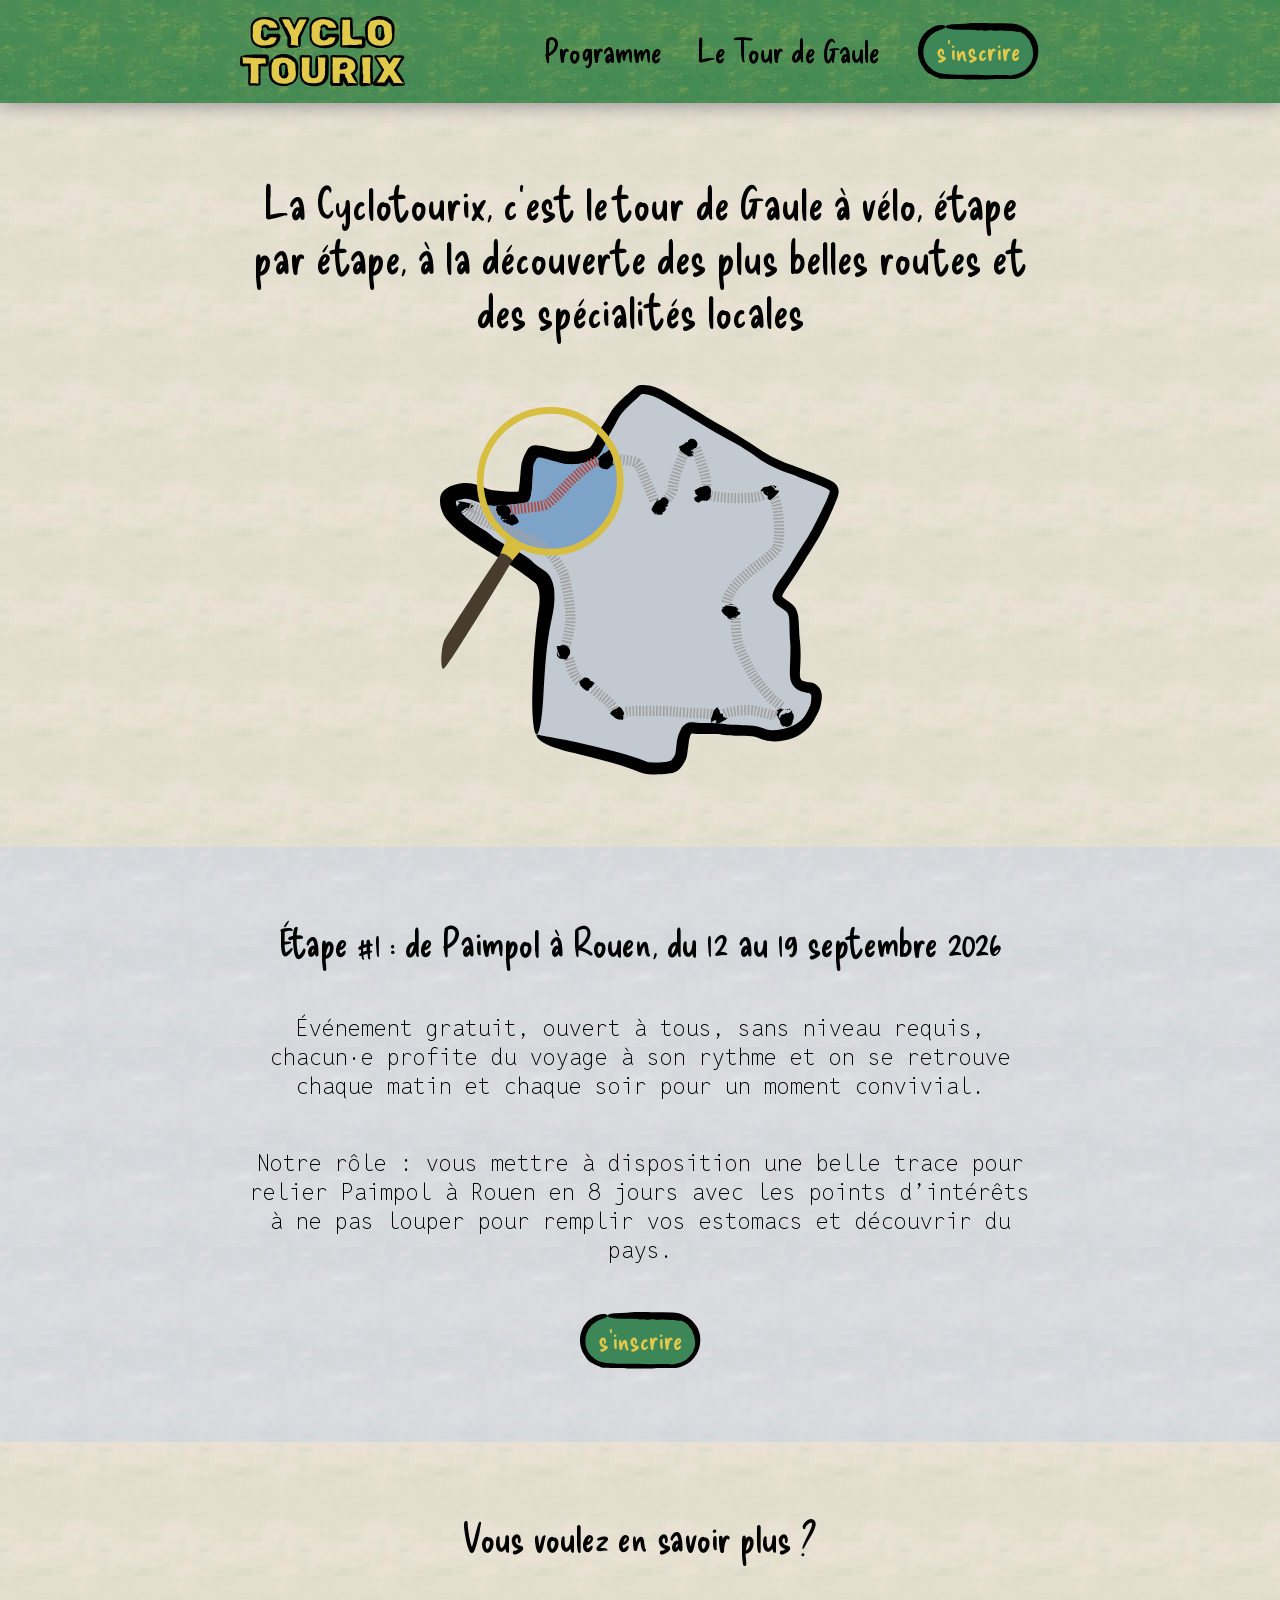
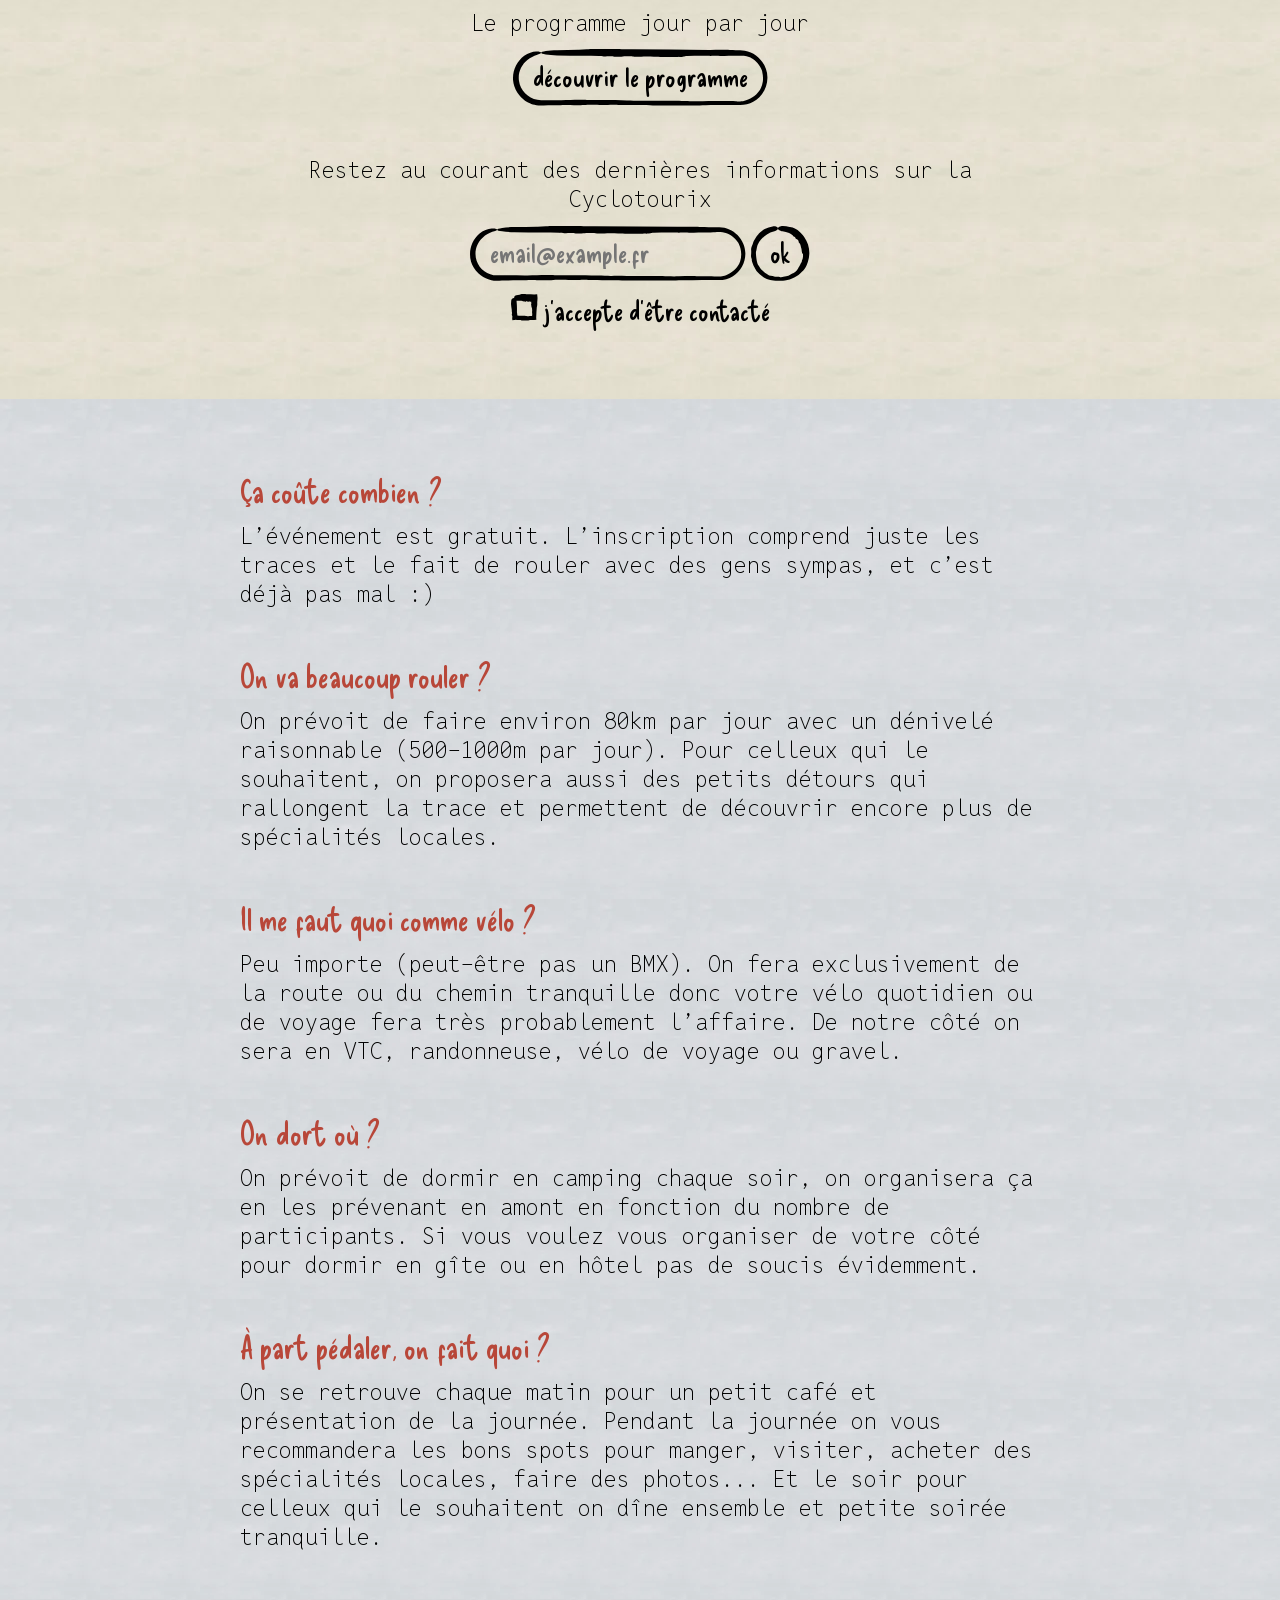
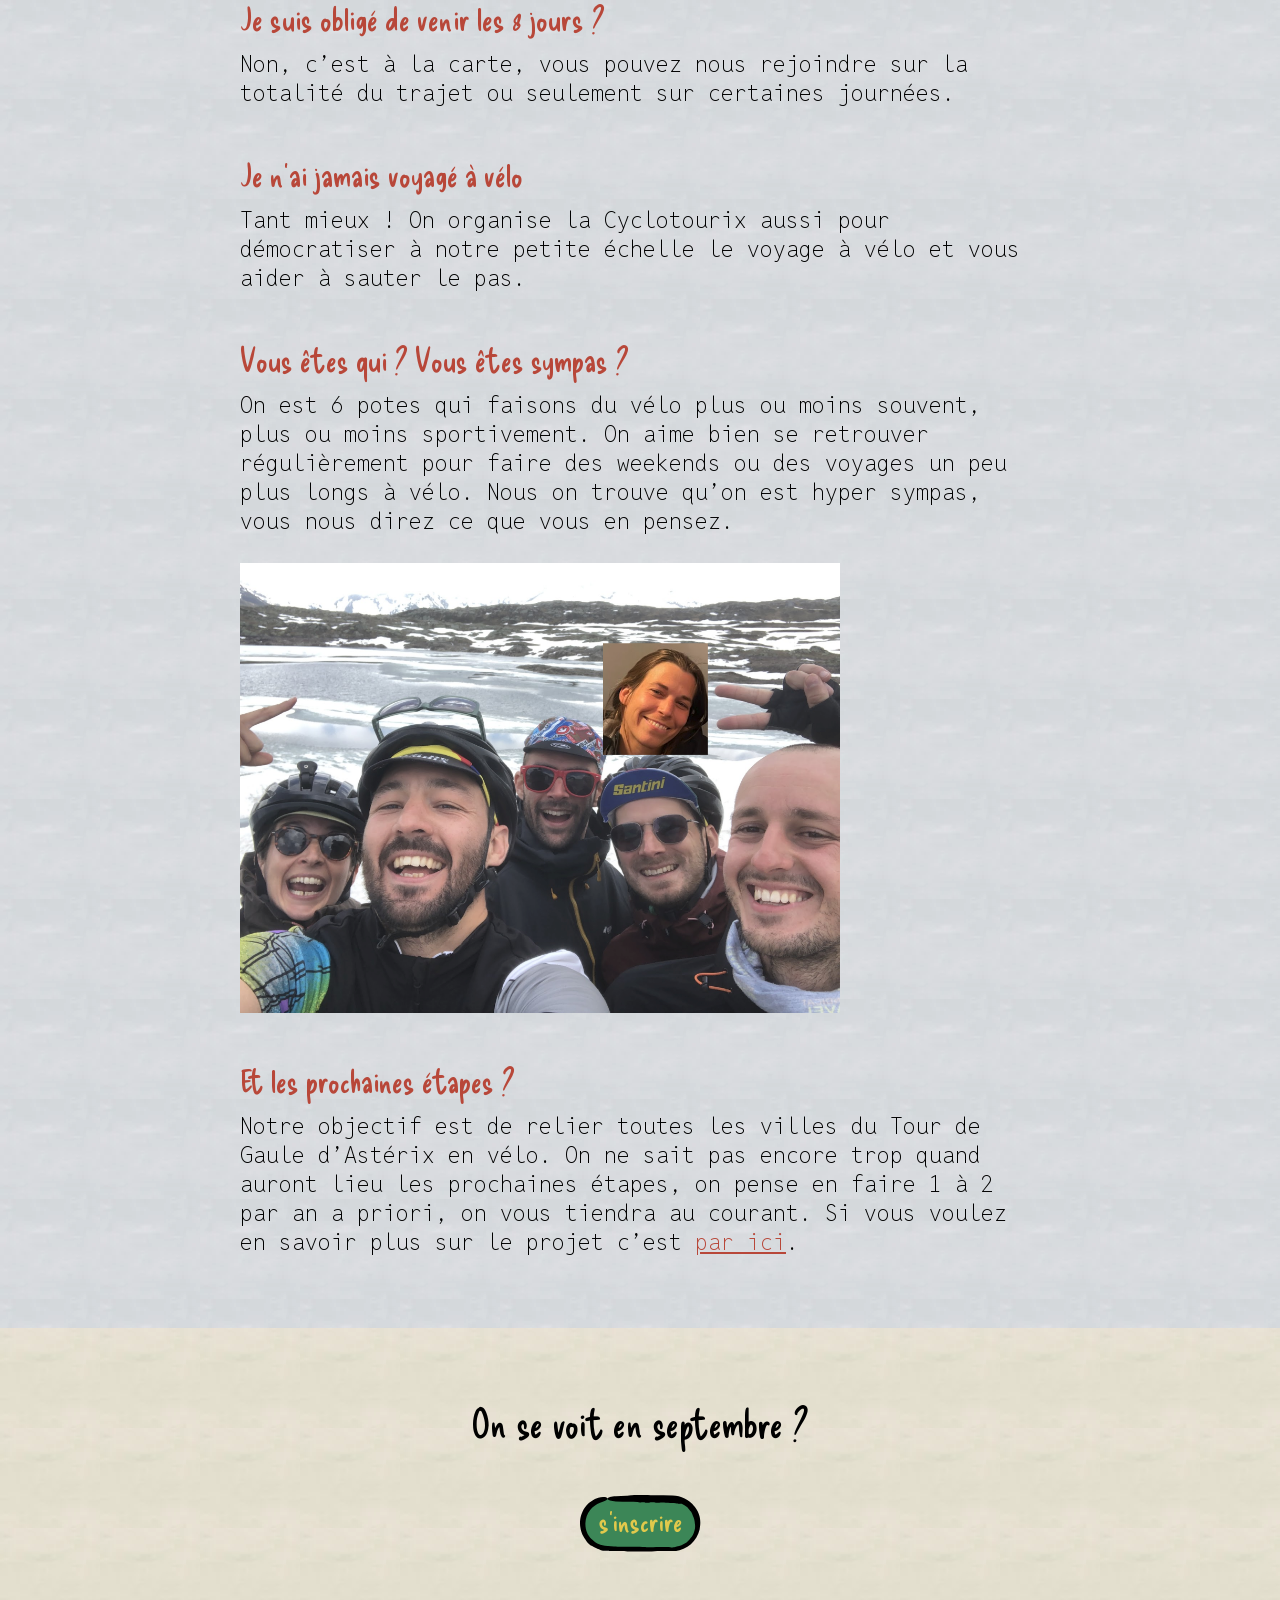
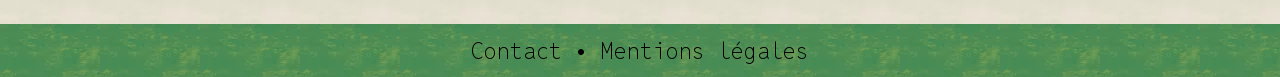
<file: index.html>
<!DOCTYPE html>
<html lang="fr">
<head>
  <meta charset="UTF-8">
  <meta name="viewport" content="width=device-width, initial-scale=1.0">
  <title>Cyclotourix</title>
  <link rel="icon" href="assets/favicon.png" type="image/png">
  <link rel="stylesheet" href="css/style.css">
  <link rel="preload" as="font" type="font/woff2" href="assets/fonts/delicious-handrawn-latin.woff2" crossorigin>
  <link rel="preload" as="font" type="font/woff2" href="assets/fonts/delicious-handrawn-latin-ext.woff2" crossorigin>
  <link rel="preload" as="font" type="font/woff2" href="assets/fonts/reddit-mono-latin.woff2" crossorigin>
  <link rel="preload" as="font" type="font/woff2" href="assets/fonts/reddit-mono-latin-ext.woff2" crossorigin>
  <!-- Google tag (gtag.js) -->
  <script async src="https://www.googletagmanager.com/gtag/js?id=G-K0KMY1E4QB"></script>
  <script>
    window.dataLayer = window.dataLayer || [];
    function gtag(){dataLayer.push(arguments);}
    gtag('js', new Date());
    gtag('config', 'G-K0KMY1E4QB');
  </script>
</head>

<body>

<header class="header">
  <div>
    <a id="logo" href="/">
      <img src="assets/logo.svg">
    </a>
    <img id="burger" src="assets/burger.svg">
    <nav class="menu" id="menu">
      <div class="close" id="close"><img src="assets/close.svg"></div>
      <h3 id="accueil"><a href="/">Accueil</a></h2>
      <h3><a href="program.html">Programme</a></h2>
      <h3><a href="tour_de_gaule.html">Le Tour de Gaule</a></h2>
      <h3 id="contact"><a href="contact.html">Contact</a></h2>
      <button class="cta"><a href="contact.html">s’inscrire</a></button>
    </nav>
  </div>
</header>

<section class="hp_hero">
  <h1>
    La Cyclotourix, c’est le tour de Gaule à vélo, étape par étape, à la découverte des plus belles routes et des spécialités locales
  </h1>
  <img src="assets/map.svg" style="width: 100%; max-width: 400px;">
</section>

<section class="hp_etape1">
  <h2>Étape #1&nbsp;:&nbsp;de Paimpol à Rouen, du 12 au 19 septembre 2026</h2>
  <p>Événement gratuit, ouvert à tous, sans niveau requis, chacun·e profite du voyage à son rythme et on se retrouve chaque matin et chaque soir pour un moment convivial.</p>
  <p>Notre rôle&nbsp;:&nbsp;vous mettre à disposition une belle trace pour relier Paimpol à Rouen en 8 jours avec les points d’intérêts à ne pas louper pour remplir vos estomacs et découvrir du pays.</p>
  <button class="cta"><a href="contact.html">s’inscrire</a></button>
</section>

<section class="hp_ensavoirplus">
  <h2>Vous voulez en savoir plus&nbsp;?</h2>
  <div>
    <p>Le programme jour par jour</p>
    <button class="secondary program_discover"><a href="program.html">découvrir le programme</a></button>
  </div>
  <div>
    <p>Restez au courant des dernières informations sur la Cyclotourix</p>
    <form id="form" action="https://formspree.io/f/xwvargnq" method="POST">
      <div>
        <div>
          <input type="email" name="email" class="email" placeholder="email@example.fr" required>
          <button class="secondary ok" type="submit">ok</button>
        </div>
        <label class="consent">
          <input type="checkbox" name="consent" required>
          <img class="checkbox-0" src="assets/checkbox-0.svg">
          <img class="checkbox-1" src="assets/checkbox-1.svg">
          j'accepte d'être contacté
        </label>
      </div>
    </form>
    <p id="thanks" style="display:none;">Bien reçu, merci 👍</p>
  </div>
</section>

<section class="hp_faq">
  <div>
    <h3>Ça coûte combien&nbsp;?</h3>
    <p>L’événement est gratuit. L’inscription comprend juste les traces et le fait de rouler avec des gens sympas, et c’est déjà pas mal :)</p>
  </div>
  <div>
    <h3>On va beaucoup rouler&nbsp;?</h3>
    <p>On prévoit de faire environ 80km par jour avec un dénivelé raisonnable (500-1000m par jour). Pour celleux qui le souhaitent, on proposera aussi des petits détours qui rallongent la  trace et permettent de découvrir encore plus de spécialités locales.</p>
  </div>
  <div>
    <h3>Il me faut quoi comme vélo&nbsp;?</h3>
    <p>Peu importe (peut-être pas un BMX). On fera exclusivement de la route ou du chemin tranquille donc votre vélo quotidien ou de voyage fera très probablement l’affaire. De notre côté on sera en VTC, randonneuse, vélo de voyage ou gravel.</p>
  </div>
  <div>
    <h3>On dort où&nbsp;?</h3>
    <p>On prévoit de dormir en camping chaque soir, on organisera ça en les prévenant en amont en fonction du nombre de participants. Si vous voulez vous organiser de votre côté pour dormir en gîte ou en hôtel pas de soucis évidemment.</p>
  </div>  
  <div>
    <h3>À part pédaler, on fait quoi&nbsp;?</h3>
    <p>On se retrouve chaque matin pour un petit café et présentation de la journée. Pendant la journée on vous recommandera les bons spots pour manger, visiter, acheter des spécialités locales, faire des photos... Et le soir pour celleux qui le souhaitent on dîne ensemble et petite soirée tranquille.</p>
  </div>  
  <div>
    <h3>Je suis obligé de venir les 8 jours&nbsp;?</h3>
    <p>Non, c’est à la carte, vous pouvez nous rejoindre sur la totalité du trajet ou seulement sur certaines journées.</p>
  </div>  
  <div>
    <h3>Je n’ai jamais voyagé à vélo</h3>
    <p>Tant mieux ! On organise la Cyclotourix aussi pour démocratiser à notre petite échelle le voyage à vélo et vous aider à sauter le pas.</p>
  </div>  
  <div>
    <h3>Vous êtes qui&nbsp;? Vous êtes sympas&nbsp;?</h3>
    <p>On est 6 potes qui faisons du vélo plus ou moins souvent, plus ou moins sportivement. On aime bien se retrouver régulièrement pour faire des weekends ou des voyages un peu plus longs à vélo. Nous on trouve qu’on est hyper sympas, vous nous direz ce que vous en pensez.</p>
    <img src="assets/photo_groupe.png" style="width: 100%; max-width: 600px; margin-top:16px;">
  </div>
  <div>
    <h3>Et les prochaines étapes&nbsp;?</h3>
    <p>Notre objectif est de relier toutes les villes du Tour de Gaule d’Astérix en vélo. On ne sait pas encore trop quand auront lieu les prochaines étapes, on pense en faire 1 à 2 par an a priori, on vous tiendra au courant. Si vous voulez en savoir plus sur le projet c’est <a href="tour_de_gaule.html">par ici</a>.</p>
  </div>  
</section>

<section class="hp_inscription">
  <h2>On se voit en septembre&nbsp;?</h2>
  <button class="cta"><a href="contact.html">s’inscrire</a></button>
</section>

<footer class="footer">
  <p><a href="contact.html">Contact</a> • <a href="#">Mentions légales</a></p>
</footer>

<script>
  const burger = document.getElementById("burger");
  const menu = document.getElementById("menu");
  const close = document.getElementById("close");

  burger.addEventListener("click", () => {
    menu.classList.add("active");
  });

  close.addEventListener("click", () => {
    menu.classList.remove("active");
  });

  document.querySelectorAll(".menu a").forEach(link => {
    link.addEventListener("click", () => {
      menu.classList.remove("active");
    });
  });

  document.getElementById("form").addEventListener("submit", async (e) => {
  e.preventDefault();

  const formData = new FormData(e.target);

  await fetch("https://formspree.io/f/xwvargnq", {
    method: "POST",
    body: formData,
    headers: {
      "Accept": "application/json"
    }
  });

  // afficher le message
  document.getElementById("thanks").style.display = "block";

  // optionnel : vider le champ
  e.target.reset();
});
</script>

</body>
</html>
</file>
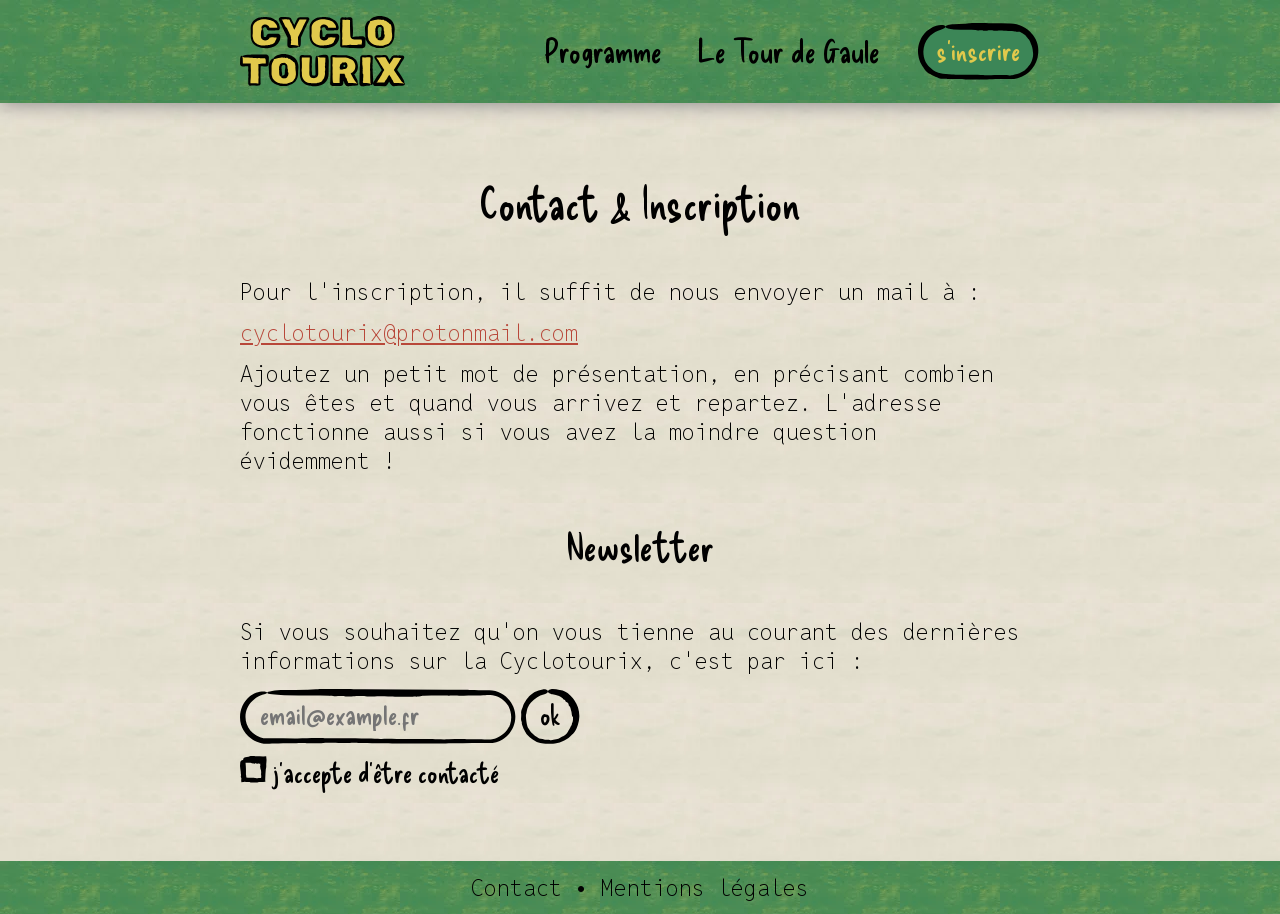
<file: contact.html>
<!DOCTYPE html>
<html lang="fr">
<head>
  <meta charset="UTF-8">
  <meta name="viewport" content="width=device-width, initial-scale=1.0">
  <title>Cyclotourix - Contact</title>
  <link rel="icon" href="assets/favicon.png" type="image/png">
  <link rel="stylesheet" href="css/style.css">
  <link rel="preload" as="font" type="font/woff2" href="assets/fonts/delicious-handrawn-latin.woff2" crossorigin>
  <link rel="preload" as="font" type="font/woff2" href="assets/fonts/delicious-handrawn-latin-ext.woff2" crossorigin>
  <link rel="preload" as="font" type="font/woff2" href="assets/fonts/reddit-mono-latin.woff2" crossorigin>
  <link rel="preload" as="font" type="font/woff2" href="assets/fonts/reddit-mono-latin-ext.woff2" crossorigin>
  <!-- Google tag (gtag.js) -->
  <script async src="https://www.googletagmanager.com/gtag/js?id=G-K0KMY1E4QB"></script>
  <script>
    window.dataLayer = window.dataLayer || [];
    function gtag(){dataLayer.push(arguments);}
    gtag('js', new Date());
    gtag('config', 'G-K0KMY1E4QB');
  </script>
</head>

<body>

<header class="header">
  <div>
    <a id="logo" href="/">
      <img src="assets/logo.svg">
    </a>
    <img id="burger" src="assets/burger.svg">
    <nav class="menu" id="menu">
      <div class="close" id="close"><img src="assets/close.svg"></div>
      <h3 id="accueil"><a href="/">Accueil</a></h2>
      <h3><a href="program.html">Programme</a></h2>
      <h3><a href="tour_de_gaule.html">Le Tour de Gaule</a></h2>
      <h3 id="contact"><a href="contact.html">Contact</a></h2>
      <button class="cta"><a href="contact.html">s’inscrire</a></button>
    </nav>
  </div>
</header>

<section class="contact">
	<h1>Contact & Inscription</h1>
  <p>Pour l'inscription, il suffit de nous envoyer un mail à&nbsp;:&nbsp;<a href="mailto:cyclotourix@protonmail.com">cyclotourix@protonmail.com</a>Ajoutez un petit mot de présentation, en précisant combien vous êtes et quand vous arrivez et repartez. L'adresse fonctionne aussi si vous avez la moindre question évidemment&nbsp;!</p>
  <h2>Newsletter</h2>
  <div>
    <p>Si vous souhaitez qu'on vous tienne au courant des dernières informations sur la Cyclotourix, c'est par ici&nbsp;:</p>
        <form id="form" action="https://formspree.io/f/xwvargnq" method="POST">
      <div>
        <div>
          <input type="email" name="email" class="email" placeholder="email@example.fr" required>
          <button class="secondary ok" type="submit">ok</button>
        </div>
        <label class="consent">
          <input type="checkbox" name="consent" required>
          <img class="checkbox-0" src="assets/checkbox-0.svg">
          <img class="checkbox-1" src="assets/checkbox-1.svg">
          j'accepte d'être contacté
        </label>
      </div>
    </form>
    <p id="thanks" style="display:none;">Bien reçu, merci 👍</p>
  </div>
</section>

<footer class="footer">
  <p><a href="contact.html">Contact</a> • <a href="#">Mentions légales</a></p>
</footer>

<script>
  const burger = document.getElementById("burger");
  const menu = document.getElementById("menu");
  const close = document.getElementById("close");

  burger.addEventListener("click", () => {
    menu.classList.add("active");
  });

  close.addEventListener("click", () => {
    menu.classList.remove("active");
  });

  document.querySelectorAll(".menu a").forEach(link => {
    link.addEventListener("click", () => {
      menu.classList.remove("active");
    });
  });

  document.getElementById("form").addEventListener("submit", async (e) => {
  e.preventDefault();

  const formData = new FormData(e.target);

  await fetch("https://formspree.io/f/xwvargnq", {
    method: "POST",
    body: formData,
    headers: {
      "Accept": "application/json"
    }
  });

  // afficher le message
  document.getElementById("thanks").style.display = "block";

  // optionnel : vider le champ
  e.target.reset();
});
</script>

</body>
</file>
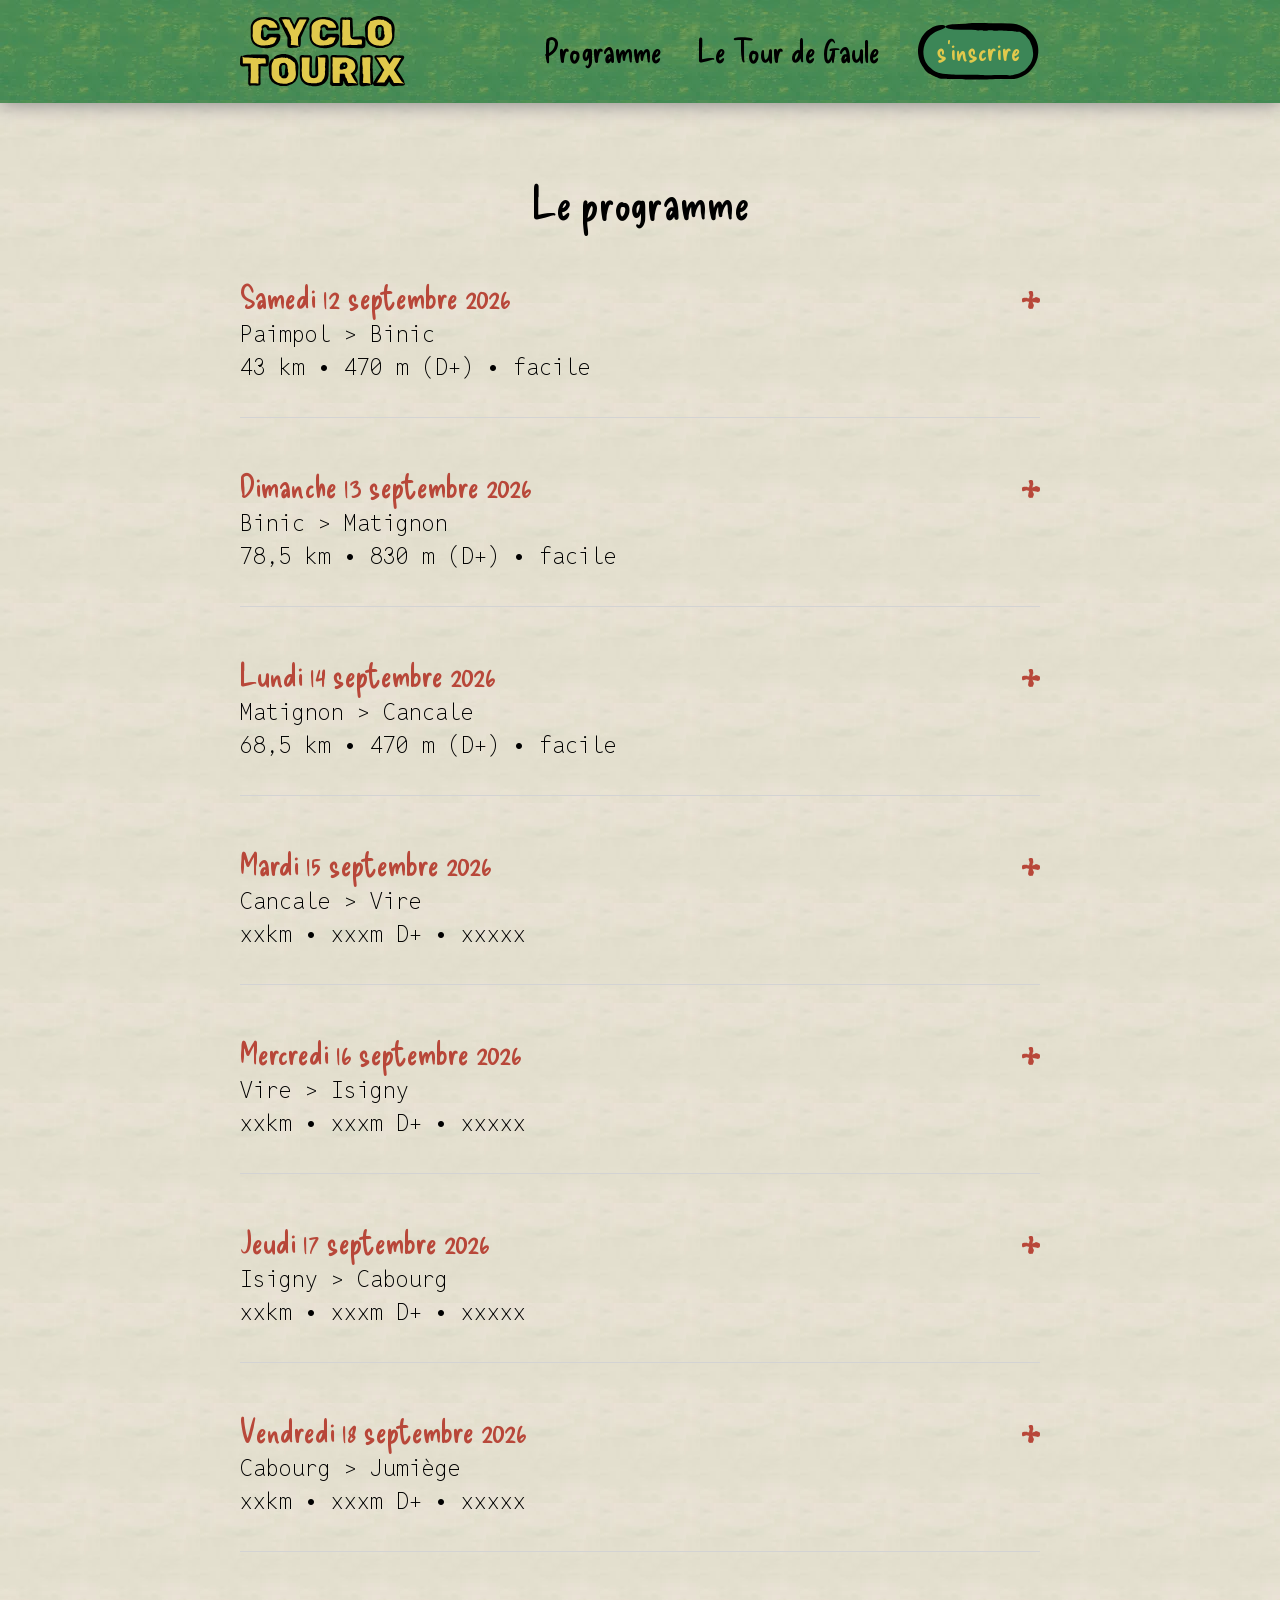
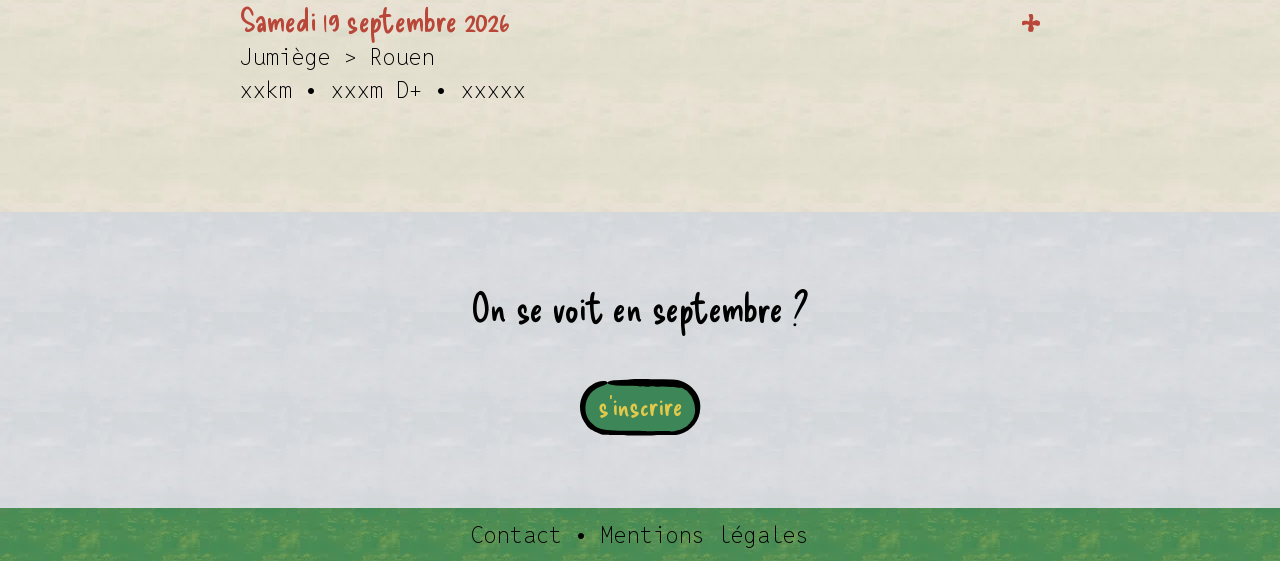
<file: program.html>
<!DOCTYPE html>
<html lang="fr">
<head>
  <meta charset="UTF-8">
  <meta name="viewport" content="width=device-width, initial-scale=1.0">
  <title>Cyclotourix - Programme</title>
  <link rel="icon" href="assets/favicon.png" type="image/png">
  <link rel="stylesheet" href="css/style.css">
  <link rel="preload" as="font" type="font/woff2" href="assets/fonts/delicious-handrawn-latin.woff2" crossorigin>
  <link rel="preload" as="font" type="font/woff2" href="assets/fonts/delicious-handrawn-latin-ext.woff2" crossorigin>
  <link rel="preload" as="font" type="font/woff2" href="assets/fonts/reddit-mono-latin.woff2" crossorigin>
  <link rel="preload" as="font" type="font/woff2" href="assets/fonts/reddit-mono-latin-ext.woff2" crossorigin>
  <!-- Google tag (gtag.js) -->
  <script async src="https://www.googletagmanager.com/gtag/js?id=G-K0KMY1E4QB"></script>
  <script>
    window.dataLayer = window.dataLayer || [];
    function gtag(){dataLayer.push(arguments);}
    gtag('js', new Date());
    gtag('config', 'G-K0KMY1E4QB');
  </script>
</head>

<body>

<header class="header">
  <div>
    <a id="logo" href="/">
      <img src="assets/logo.svg">
    </a>
    <img id="burger" src="assets/burger.svg">
    <nav class="menu" id="menu">
      <div class="close" id="close"><img src="assets/close.svg"></div>
      <h3 id="accueil"><a href="/">Accueil</a></h2>
      <h3><a href="program.html">Programme</a></h2>
      <h3><a href="tour_de_gaule.html">Le Tour de Gaule</a></h2>
      <h3 id="contact"><a href="contact.html">Contact</a></h2>
      <button class="cta"><a href="contact.html">s’inscrire</a></button>
    </nav>
  </div>
</header>

<section class="program_calendar">
	<h1>Le programme</h1>
  <details>
    <summary>
      <div>
        <h3>Samedi 12 septembre 2026</h3>
        <p>Paimpol > Binic</p>
        <p>43 km • 470 m (D+) • facile</p>
      </div>
      <span class="icon"></span>
    </summary>
    <p><span>Sur la route</span>&nbsp;: falaises de Plouha, plage de Bréhec, port à pieux de Gwin Zegal, Saint-Quay-Portrieux</p>
    <p><span>Gares à proximité</span>&nbsp;: Paimpol, Guingamp, Saint-Brieuc</p>
    <iframe data-src="https://www.komoot.com/fr-fr/tour/2772740609/embed?share_token=aAKumrI66v2w2Bfvxg42LxqP49Byi89FfoMODqO0EDzviTaq1t&profile=1" width="100%" height="700" frameborder="0" scrolling="no"></iframe>
  </details>
  <details>
    <summary>
      <div>
        <h3>Dimanche 13 septembre 2026</h3>
        <p>Binic > Matignon</p>
        <p>78,5 km • 830 m (D+) • facile</p>
      </div>
      <span class="icon"></span>
    </summary>
    <p><span>Sur la route</span>&nbsp;: Erquy, Cap Fréhel, Saint-Cast-le-Guildo</p>
    <p><span>Gares à proximité</span>&nbsp;: Saint-Brieuc, Lamballe</p>
    <iframe data-src="https://www.komoot.com/fr-fr/tour/2769148759/embed?share_token=anczbXbcsBSdY1gADZaomSMS82kFdmXOdP1FBcO3GeSbiRLjT1&profile=1" width="100%" height="700" frameborder="0" scrolling="no"></iframe>
  </details>
  <details>
    <summary>
      <div>
        <h3>Lundi 14 septembre 2026</h3>
        <p>Matignon > Cancale</p>
        <p>68,5 km • 470 m (D+) • facile</p>
      </div>
      <span class="icon"></span>
    </summary>
    <p><span>Sur la route</span>&nbsp;:</p>
    <p><span>Gares à proximité</span>&nbsp;:</p>
    <iframe data-src="https://www.komoot.com/fr-fr/tour/2807117183/embed?share_token=aHv4WJ3SKvTXdIheBuxzxZomZTeHvZN5y4qJTl49KsDBTQ1NCX&profile=1" width="100%" height="700" frameborder="0" scrolling="no"></iframe>
  </details>
  <details>
    <summary>
      <div>
        <h3>Mardi 15 septembre 2026</h3>
        <p>Cancale > Vire</p>
        <p>xxkm • xxxm D+ • xxxxx</p>
      </div>
      <span class="icon"></span>
    </summary>
    <p><span>Sur la route</span>&nbsp;:</p>
    <p><span>Gares à proximité</span>&nbsp;:</p>
    <p>trace détaillée à venir</p>
  </details>
  <details>
    <summary>
      <div>
        <h3>Mercredi 16 septembre 2026</h3>
        <p>Vire > Isigny</p>
        <p>xxkm • xxxm D+ • xxxxx</p>
      </div>
      <span class="icon"></span>
    </summary>
    <p><span>Sur la route</span>&nbsp;:</p>
    <p><span>Gares à proximité</span>&nbsp;:</p>
    <p>trace détaillée à venir</p>
  </details>
  <details>
    <summary>
      <div>
        <h3>Jeudi 17 septembre 2026</h3>
        <p>Isigny > Cabourg</p>
        <p>xxkm • xxxm D+ • xxxxx</p>
      </div>
      <span class="icon"></span>
    </summary>
    <p><span>Sur la route</span>&nbsp;:</p>
    <p><span>Gares à proximité</span>&nbsp;:</p>
    <p>trace détaillée à venir</p>
  </details>
  <details>
    <summary>
      <div>
        <h3>Vendredi 18 septembre 2026</h3>
        <p>Cabourg > Jumiège</p>
        <p>xxkm • xxxm D+ • xxxxx</p>
      </div>
      <span class="icon"></span>
    </summary>
    <p><span>Sur la route</span>&nbsp;:</p>
    <p><span>Gares à proximité</span>&nbsp;:</p>
    <p>trace détaillée à venir</p>
  </details>
  <details>
    <summary>
      <div>
        <h3>Samedi 19 septembre 2026</h3>
        <p>Jumiège > Rouen</p>
        <p>xxkm • xxxm D+ • xxxxx</p>
      </div>
      <span class="icon"></span>
    </summary>
    <p><span>Sur la route</span>&nbsp;:</p>
    <p><span>Gares à proximité</span>&nbsp;:</p>
    <p>trace détaillée à venir</p>
  </details>
</section>

<section class="program_inscription">
  <h2>On se voit en septembre&nbsp;?</h2>
  <button class="cta"><a href="contact.html">s’inscrire</a></button>
</section>

<footer class="footer">
  <p><a href="contact.html">Contact</a> • <a href="#">Mentions légales</a></p>
</footer>

<script>
  const burger = document.getElementById("burger");
  const menu = document.getElementById("menu");
  const close = document.getElementById("close");

  burger.addEventListener("click", () => {
    menu.classList.add("active");
  });

  close.addEventListener("click", () => {
    menu.classList.remove("active");
  });

  document.querySelectorAll(".menu a").forEach(link => {
    link.addEventListener("click", () => {
      menu.classList.remove("active");
    });
  });

  // Defer Komoot iframe loading until the accordion is opened — each embed is
  // a full map app.
  // To retrieve former version, replace
  //    <iframe data-src=...    with
  //    <iframe src=...
  document.querySelectorAll("details").forEach(details => {
    details.addEventListener("toggle", () => {
      if (!details.open) return;
      const iframe = details.querySelector("iframe[data-src]");
      if (iframe) {
        iframe.src = iframe.dataset.src;
        delete iframe.dataset.src;
      }
    });
  });

</script>

</body>
</file>
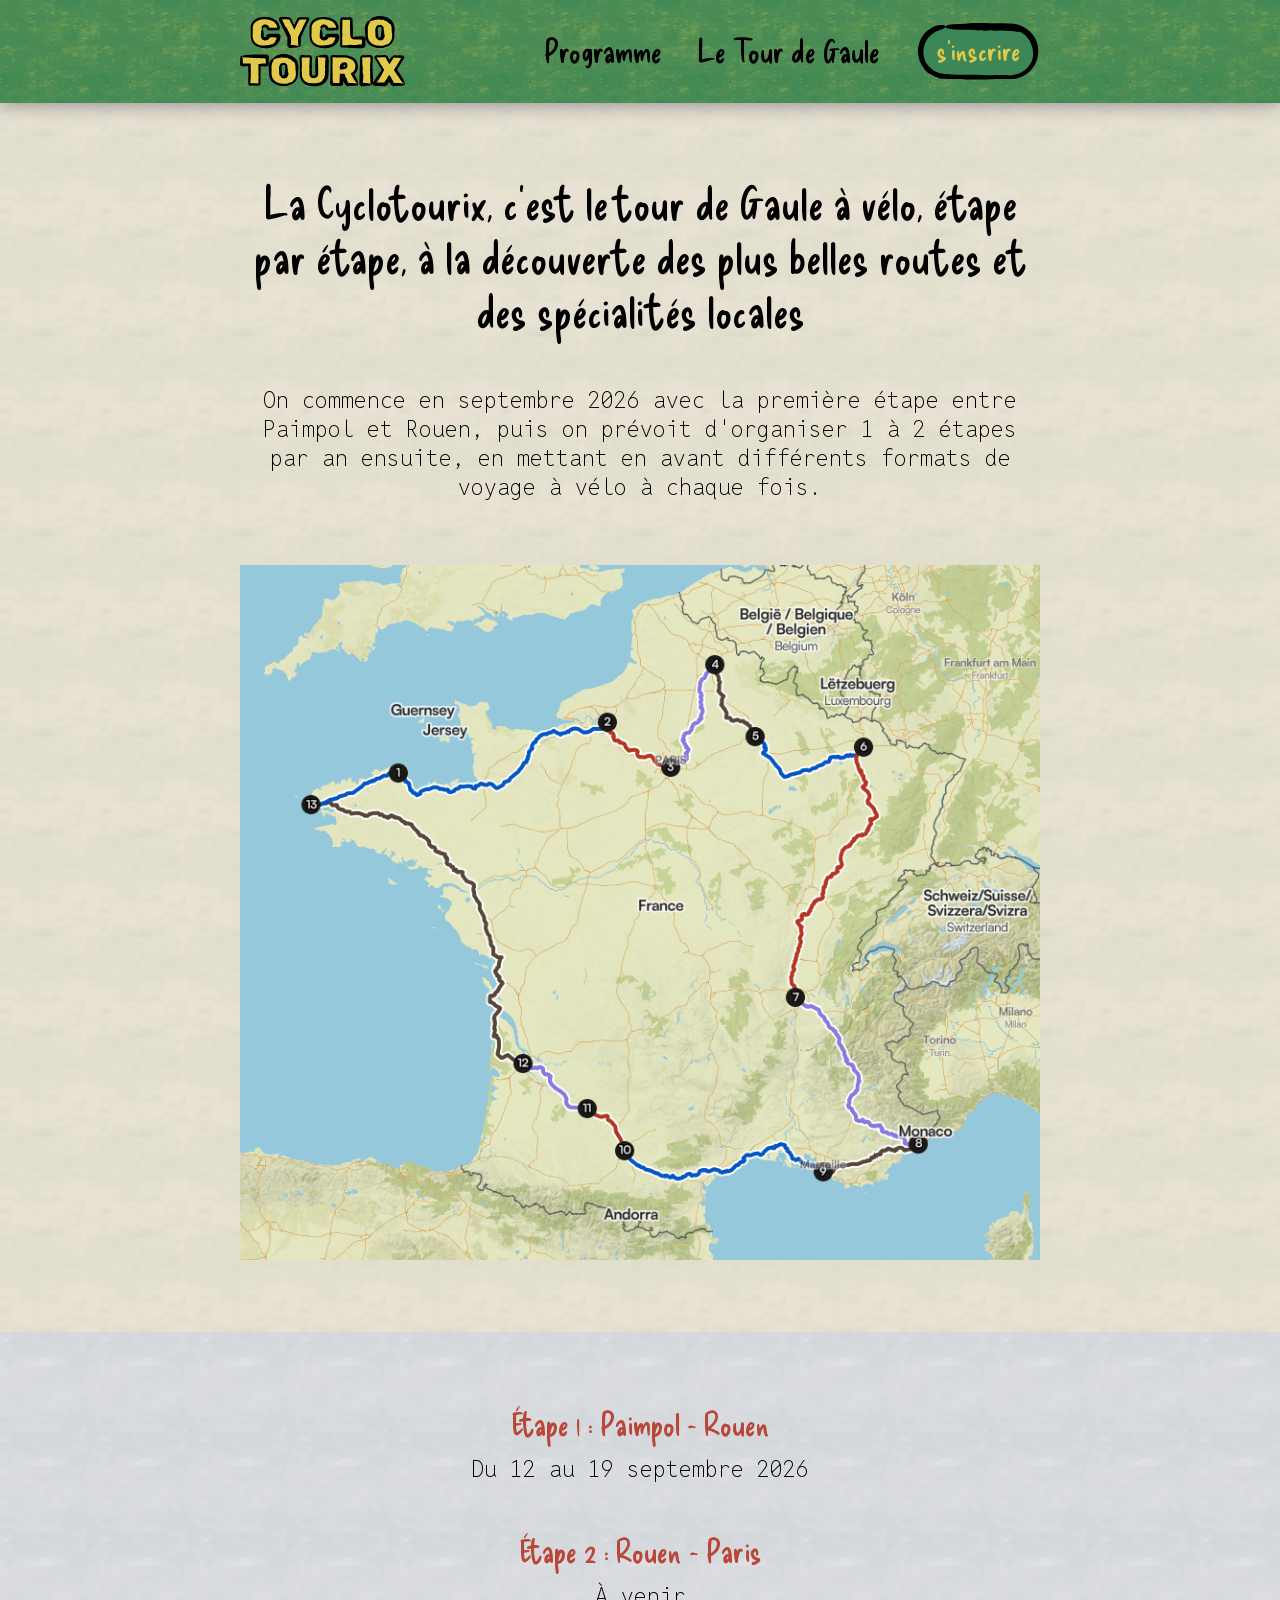
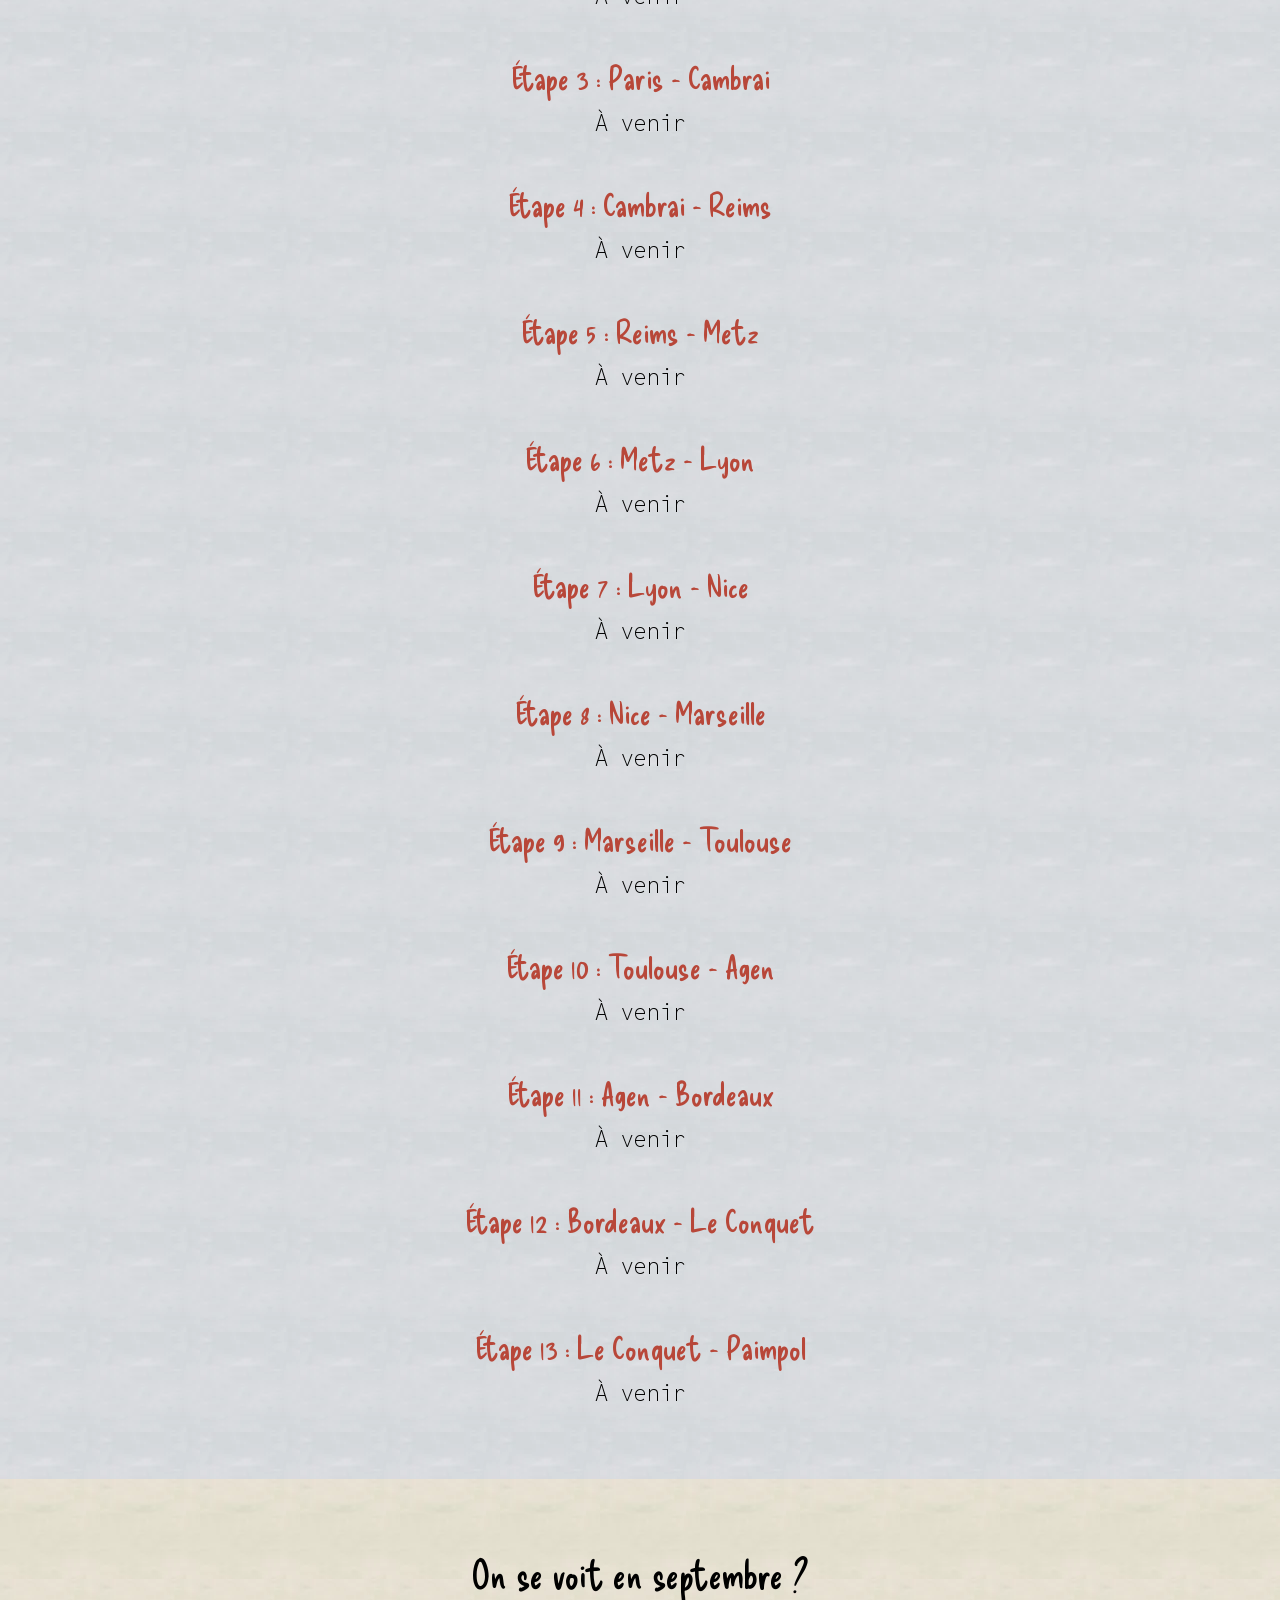
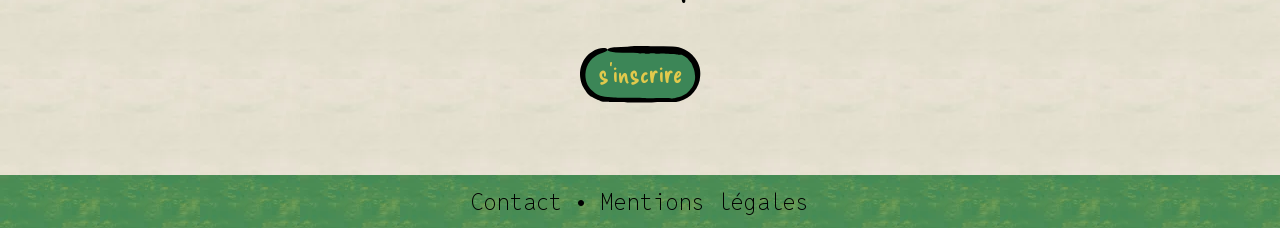
<file: tour_de_gaule.html>
<!DOCTYPE html>
<html lang="fr">
<head>
  <meta charset="UTF-8">
  <meta name="viewport" content="width=device-width, initial-scale=1.0">
  <title>Cyclotourix - Le Tour de Gaule</title>
  <link rel="icon" href="assets/favicon.png" type="image/png">
  <link rel="stylesheet" href="css/style.css">
  <link rel="preload" as="font" type="font/woff2" href="assets/fonts/delicious-handrawn-latin.woff2" crossorigin>
  <link rel="preload" as="font" type="font/woff2" href="assets/fonts/delicious-handrawn-latin-ext.woff2" crossorigin>
  <link rel="preload" as="font" type="font/woff2" href="assets/fonts/reddit-mono-latin.woff2" crossorigin>
  <link rel="preload" as="font" type="font/woff2" href="assets/fonts/reddit-mono-latin-ext.woff2" crossorigin>
  <!-- Google tag (gtag.js) -->
  <script async src="https://www.googletagmanager.com/gtag/js?id=G-K0KMY1E4QB"></script>
  <script>
    window.dataLayer = window.dataLayer || [];
    function gtag(){dataLayer.push(arguments);}
    gtag('js', new Date());
    gtag('config', 'G-K0KMY1E4QB');
  </script>
</head>

<body>

<header class="header">
  <div>
    <a id="logo" href="/">
      <img src="assets/logo.svg">
    </a>
    <img id="burger" src="assets/burger.svg">
    <nav class="menu" id="menu">
      <div class="close" id="close"><img src="assets/close.svg"></div>
      <h3 id="accueil"><a href="/">Accueil</a></h2>
      <h3><a href="program.html">Programme</a></h2>
      <h3><a href="tour_de_gaule.html">Le Tour de Gaule</a></h2>
      <h3 id="contact"><a href="contact.html">Contact</a></h2>
      <button class="cta"><a href="contact.html">s’inscrire</a></button>
    </nav>
  </div>
</header>

<section class="tdg">
	<h1>La Cyclotourix, c'est le tour de Gaule à vélo, étape par étape, à la découverte des plus belles routes et des spécialités locales</h1>
  <p>On commence en septembre 2026 avec la première étape entre Paimpol et Rouen, puis on prévoit d'organiser 1 à 2 étapes par an ensuite, en mettant en avant différents formats de voyage à vélo à chaque fois.</p>
  <img src="assets/tdg.png" style="width: 100%; max-width: 800px; margin-top:16px;">
</section>

<section class="tdg_etapes">
  <div>
    <h3>Étape 1&nbsp;: Paimpol&nbsp;-&nbsp;Rouen</h3>
    <p>Du 12 au 19 septembre 2026</p>
  </div>
  <div>
    <h3>Étape 2&nbsp;: Rouen&nbsp;-&nbsp;Paris</h3>
    <p>À venir</p>
  </div>
  <div>
    <h3>Étape 3&nbsp;: Paris&nbsp;-&nbsp;Cambrai</h3>
    <p>À venir</p>
  </div>
  <div>
    <h3>Étape 4&nbsp;: Cambrai&nbsp;-&nbsp;Reims</h3>
    <p>À venir</p>
  </div>
  <div>
    <h3>Étape 5&nbsp;: Reims&nbsp;-&nbsp;Metz</h3>
    <p>À venir</p>
  </div>
  <div>
    <h3>Étape 6&nbsp;: Metz&nbsp;-&nbsp;Lyon</h3>
    <p>À venir</p>
  </div>
  <div>
    <h3>Étape 7&nbsp;: Lyon&nbsp;-&nbsp;Nice</h3>
    <p>À venir</p>
  </div>
  <div>
    <h3>Étape 8&nbsp;: Nice&nbsp;-&nbsp;Marseille</h3>
    <p>À venir</p>
  </div>
  <div>
    <h3>Étape 9&nbsp;: Marseille&nbsp;-&nbsp;Toulouse</h3>
    <p>À venir</p>
  </div>
  <div>
    <h3>Étape 10&nbsp;: Toulouse&nbsp;-&nbsp;Agen</h3>
    <p>À venir</p>
  </div>
  <div>
    <h3>Étape 11&nbsp;: Agen&nbsp;-&nbsp;Bordeaux</h3>
    <p>À venir</p>
  </div>
  <div>
    <h3>Étape 12&nbsp;: Bordeaux&nbsp;-&nbsp;Le&nbsp;Conquet</h3>
    <p>À venir</p>
  </div>
  <div>
    <h3>Étape 13&nbsp;: Le Conquet&nbsp;-&nbsp;Paimpol</h3>
    <p>À venir</p>
  </div>
</section>

<section class="tdg_inscription">
  <h2>On se voit en septembre&nbsp;?</h2>
  <button class="cta"><a href="contact.html">s’inscrire</a></button>
</section>

<footer class="footer">
  <p><a href="contact.html">Contact</a> • <a href="#">Mentions légales</a></p>
</footer>

<script>
  const burger = document.getElementById("burger");
  const menu = document.getElementById("menu");
  const close = document.getElementById("close");

  burger.addEventListener("click", () => {
    menu.classList.add("active");
  });

  close.addEventListener("click", () => {
    menu.classList.remove("active");
  });

  document.querySelectorAll(".menu a").forEach(link => {
    link.addEventListener("click", () => {
      menu.classList.remove("active");
    });
  });
</script>

</body>
</file>
<file: css/style.css>
/* FONTS */

@font-face {
  font-family: 'Delicious Handrawn';
  font-style: normal;
  font-weight: 400;
  font-display: block;
  src: url('../assets/fonts/delicious-handrawn-latin-ext.woff2') format('woff2');
  unicode-range: U+0100-02BA, U+02BD-02C5, U+02C7-02CC, U+02CE-02D7, U+02DD-02FF, U+0304, U+0308, U+0329, U+1D00-1DBF, U+1E00-1E9F, U+1EF2-1EFF, U+2020, U+20A0-20AB, U+20AD-20C0, U+2113, U+2C60-2C7F, U+A720-A7FF;
}
@font-face {
  font-family: 'Delicious Handrawn';
  font-style: normal;
  font-weight: 400;
  font-display: block;
  src: url('../assets/fonts/delicious-handrawn-latin.woff2') format('woff2');
  unicode-range: U+0000-00FF, U+0131, U+0152-0153, U+02BB-02BC, U+02C6, U+02DA, U+02DC, U+0304, U+0308, U+0329, U+2000-206F, U+20AC, U+2122, U+2191, U+2193, U+2212, U+2215, U+FEFF, U+FFFD;
}
@font-face {
  font-family: 'Reddit Mono';
  font-style: normal;
  font-weight: 200 900;
  font-display: block;
  src: url('../assets/fonts/reddit-mono-latin-ext.woff2') format('woff2');
  unicode-range: U+0100-02BA, U+02BD-02C5, U+02C7-02CC, U+02CE-02D7, U+02DD-02FF, U+0304, U+0308, U+0329, U+1D00-1DBF, U+1E00-1E9F, U+1EF2-1EFF, U+2020, U+20A0-20AB, U+20AD-20C0, U+2113, U+2C60-2C7F, U+A720-A7FF;
}
@font-face {
  font-family: 'Reddit Mono';
  font-style: normal;
  font-weight: 200 900;
  font-display: block;
  src: url('../assets/fonts/reddit-mono-latin.woff2') format('woff2');
  unicode-range: U+0000-00FF, U+0131, U+0152-0153, U+02BB-02BC, U+02C6, U+02DA, U+02DC, U+0304, U+0308, U+0329, U+2000-206F, U+20AC, U+2122, U+2191, U+2193, U+2212, U+2215, U+FEFF, U+FFFD;
}

/* GENERAL */

html, body {
  height: 100%;
  margin: 0;
}

body {
  display: flex;
  flex-direction: column;
}

section {
  padding: 72px 24px 72px 24px;
  display: flex;
  flex-direction: column;
  align-items: center;
  text-align: center;
  gap:48px;
}

section > * {
  max-width: 800px;
  display: flex;
  flex-direction: column;
  gap:12px;
}

/* FONTS */

h1 {
  font-family: "Delicious Handrawn";
  font-size: 2.8em;
  font-weight: 400;
  margin:0;
}

h2 {
  font-family: "Delicious Handrawn";
  font-size: 2.4em;
  font-weight: 400;
  margin:0;
}

h3 {
  color: #B84739;
  font-family: "Delicious Handrawn";
  font-size: 2em;
  font-weight: 400;
  margin:0;
}

p {
  font-family: "Reddit Mono";
  font-size: 1.4em;
  font-weight: 250;
  margin:0;
}

a {
  color: #B84739;
}

span {
  text-decoration: underline;
}

/* BUTTONS & FORMS*/

button {
  padding: 10px 20px 14px 20px;
  font-family: "Delicious Handrawn";
  font-size: 28px;
  cursor: pointer;
  background-size: contain;
  border: 0;
}

button a {
  text-decoration: none;
}

.cta {
  background: url("../assets/button_primary.svg") no-repeat center;
}

.cta a {
    color: #E1C94C;
}

.program_discover {
  background: url("../assets/button_secondary_program.svg") no-repeat center;
}

.ok {
  background: url("../assets/button_secondary_ok.svg") no-repeat center;
  color: black;
}

@media (prefers-color-scheme: dark) {
  .ok {
    color: black;
  }
}

.secondary a {
  color: #000000;
}

input {
  padding: 10px 20px 14px 20px;
  font-family: "Delicious Handrawn";
  font-size: 28px;
  background-size: contain;
  border: 0;
}

.email {
  background: url("../assets/button_secondary_emailinput.svg") no-repeat center;
  background-size: 100%;
}

.consent {
  font-family: "Delicious Handrawn";
  font-size: 28px;
  cursor: pointer;
  caret-color: transparent;
  display: block;
  padding-top:10px;
}

.consent > input {
  display: none;
}

.checkbox-1 {
  display: none;
}

.consent input:checked ~ .checkbox-1 {
    display: inline;
}

.consent input:checked ~ .checkbox-0 {
    display: none;
}

#thanks {
  color: #3C8657;
}

/* HEADER & FOOTER */

.header {
    background-image: url("../assets/background_green.webp");
    position: sticky;
    top: 0;
    width: 100%;
    z-index: 1000;
    box-shadow: 0px 0px 20px 0px gray;
  }

.header > div {
  display: flex;
  justify-content: space-between;
  align-items: center;
  padding: 12px 24px 12px 24px;
  max-width: 800px;
  margin: 0 auto;
}

#logo, #burger {
  padding-top: 4px;
  cursor: pointer;
}

.footer {
  text-align: center;
  padding: 12px 20px 12px 20px;
  background-image: url("../assets/background_green.webp");
}

.footer p a {
  color: black;
  text-decoration: none;
}

/* MENU */

nav {
  display: none;
}

nav > h3 > a {
  color: black;
  text-decoration: none;
}

nav.active {
  background-image: url("../assets/background_beige.webp");
  position: fixed;
  top: 0;
  left: 0;
  width: 100%;
  height: 100vh;
  display: flex;
  flex-direction: column;
  justify-content: center;
  align-items: center;
  gap: 48px;
  z-index: 1000;
  transform: translateY(0);
}

.close {
  position: absolute;
  top: 50px;
  right: 50px;
  cursor: pointer;
}

/* 💻 Desktop */
@media (min-width: 768px) {
  #burger, .close, #accueil, #contact {
    display: none; /* on cache le burger */
  }

  nav {
    display: flex; /* on affiche les liens */
    position: static;
    flex-direction: row;
    gap: 36px;
  }

  nav h3 {
    padding-top: 8px;
  }
}




/* HOMEPAGE */

.hp_hero {
  background-image: url("../assets/background_beige.webp");
}

.hp_etape1 {
  background-image: url("../assets/background_blue.webp");
}

.hp_ensavoirplus {
  background-image: url("../assets/background_beige.webp");
}

.hp_faq {
  background-image: url("../assets/background_blue.webp");
}

.hp_faq > * {
  text-align: left;
}

.hp_inscription {
  background-image: url("../assets/background_beige.webp");
}

/* PROGRAM */

.program_calendar {
  background-image: url("../assets/background_beige.webp");
}

.program_calendar h1 {
 text-align: center;
}

.program_calendar > * {
  width: 100%;
  text-align: left;
}

details {
  border-bottom: 1px solid lightgrey;
  padding-bottom: 36px;
}

details:last-child {
  border-bottom: none;
}

details > p, iframe {
  padding: 8px 0px 8px 0px;
}

summary {
  display: grid;
  grid-template-columns: 1fr auto;
  align-items: start;
  cursor: pointer;
  width: 100%;
  text-align: left;
}

summary > div {
  display: flex;
  flex-direction: column;
  align-items: flex-start;
  text-align: left;
  width: 100%;
  gap: 4px;
}

summary h3,
summary p {
  margin: 0;
  text-align: left;
}

summary::-webkit-details-marker {
  display: none;
}

.icon {
  width: 18px;
  height: 18px;
  margin-top: 14px;
  background: url("../assets/accordion_plus.svg") no-repeat center;
  background-size: contain;
  transition: transform 0.3s ease;
}

details[open] .icon {
  background: url("../assets/accordion_minus.svg") no-repeat center;
  background-size: contain;
}

.program_inscription {
  background-image: url("../assets/background_blue.webp");
}

/* TOUR DE GAULE */

.tdg {
  background-image: url("../assets/background_beige.webp");
}

.tdg_etapes {
  background-image: url("../assets/background_blue.webp");
}

.tdg_inscription {
  background-image: url("../assets/background_beige.webp");
}

/* CONTACT & INSCRIPTION */

.contact {
  background-image: url("../assets/background_beige.webp");
  flex: 1;
}

.contact * {
  text-align: left;
}
</file>
